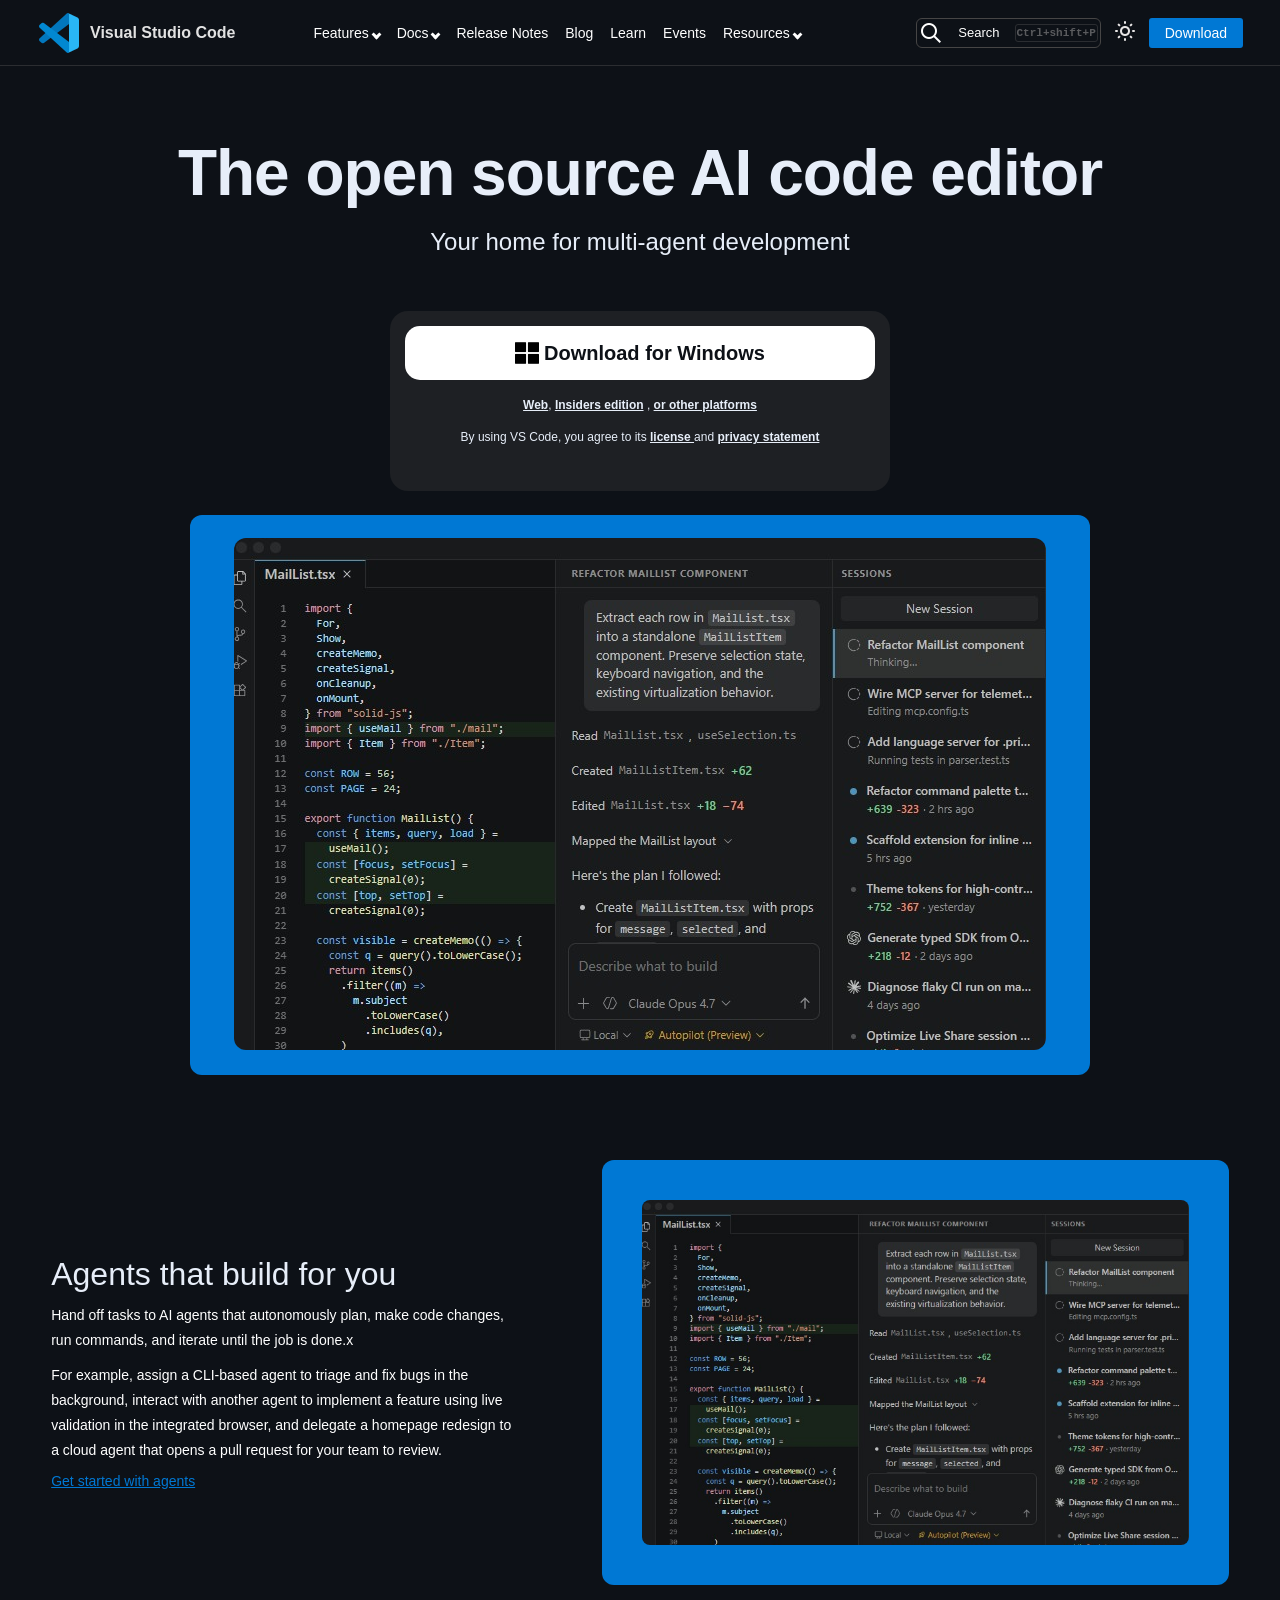
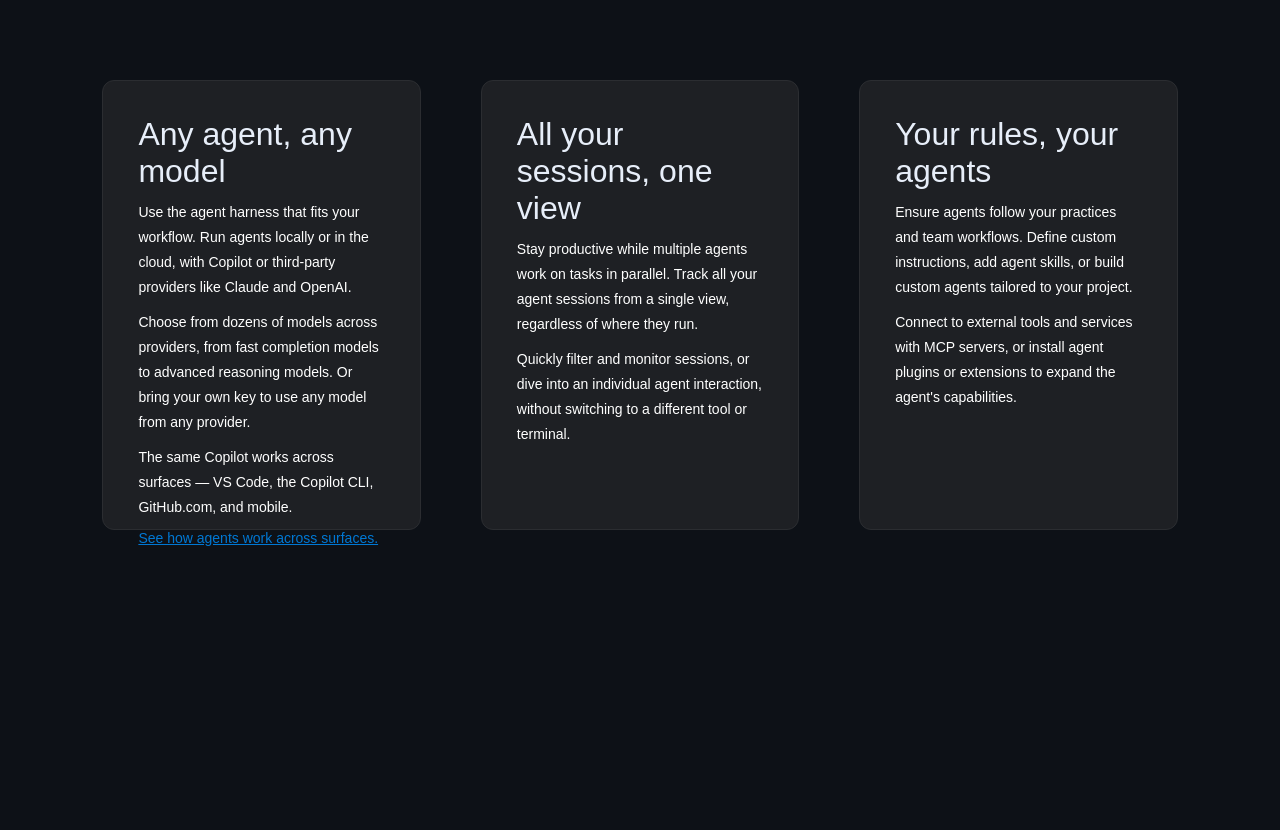
<file: index.html>
<!DOCTYPE html>
<html lang="en">
<head>
<meta charset="UTF-8">
<meta name="viewport" content="width=device-width, initial-scale=1.0">
<meta http-equiv="X-UA-Compatible" content="ie=edge">
<title>geek room project</title>
<link rel="stylesheet" href="style.css">
</head>
<body>
    <div class="main">
    <section class="navbar"><div class="gap">
        <div class="logo"><img src="img1.png" alt="logo">Visual Studio Code</div>
        <div class="nav"><ul>
            <li type="none">Features <i class="arrow down"></i></li>
            <li type="none">Docs <i class="arrow down"></i></li>
            <li type="none">Release Notes</li>
            <li type="none">Blog</li>
            <li type="none">Learn</li>
            <li type="none">Events</li>
            <li type="none">Resources <i class="arrow down"></i></li>
        </ul></div></div>
<div class="cornerR">
    <div class="searchBar">
        <div class="search"><img src="img3.png" alt="search"></div>
        <div class="search">Search</div>
        <div class="ctrl">Ctrl+shift+P</div>
    </div>
    <div class="icon"><img src="img4.png"></div>
    <div class="downloadBtn">Download</div>
</div>
</section>
<section class="hero">
    <div><h1>The open source AI code editor</h1>
    <p>Your home for multi-agent development</p>
    </div>
    <div class="window">
<div class="one"><img src="img5.png">Download for Windows</div>
<p><span class="underline">Web</span>, <span class="underline">Insiders edition</span> , <span class="underline"> or other platforms</span></p>
<p>By using VS Code, you agree to its <span class="underline">license </span>and <span class="underline">privacy statement</span></p>

    </div>
    <div class="codesection1">
       <div class="bg">
        <img src="img7.jpeg"></div> 
    </div>
</section>

    <section class="hero2">
        <div class="hero2right">
          <h1>Agents that build for you</h1>
          <p>
            Hand off tasks to AI agents that autonomously plan, make code
            changes, run commands, and iterate until the job is done.x
          </p>
          <p>
            For example, assign a CLI-based agent to triage and fix bugs in the
            background, interact with another agent to implement a feature using
            live validation in the integrated browser, and delegate a homepage
            redesign to a cloud agent that opens a pull request for your team to
            review.
          </p>
          <a>Get started with agents</a>
        </div>
        <div class="hero2left">
            <div class="codesection2">
                <div class="bg">
                    <img src="img7.jpeg">
                </div>
            </div>
        </div>
      </section>
      <section class="hero3">
        <div class="hero3right">
           <h1> Any agent, any model</h1>
            <p> Use the agent harness that fits your workflow.
                Run agents locally or in the cloud, with Copilot
                or third-party providers like Claude and
                OpenAI.</p>

            <p> Choose from dozens of models across providers,
                from fast completion models to advanced reasoning models.
                Or bring your own key to use any model from any provider.
            </p>

            <p> The same Copilot works across surfaces — VS Code, the Copilot CLI, GitHub.com, and mobile.</p>
            <a> See how agents work across surfaces.</a>
        </div>
        <div class="hero3middle">
        <h1>   All your sessions, one view</h1>
         <p>   Stay productive while multiple agents work on 
               tasks in parallel. Track all your agent sessions
               from a single view, regardless of where they
               run.</p>

         <p>    Quickly filter and monitor sessions, or dive into 
               an individual agent interaction, without 
               switching to a different tool or terminal.
        </p>

        </div>
        <div class="hero3left">
           <h1> Your rules, your agents</h1>
           <p>  Ensure agents follow your practices and team 
                workflows. Define custom instructions, add 
                agent skills, or build custom agents tailored to 
                your project.</p>

           <p>  Connect to external tools and services with 
                MCP servers, or install agent plugins or 
                extensions to expand the agent's capabilities.</p>
        </div>
      </section>
</div>
</body>
</html>
</file>
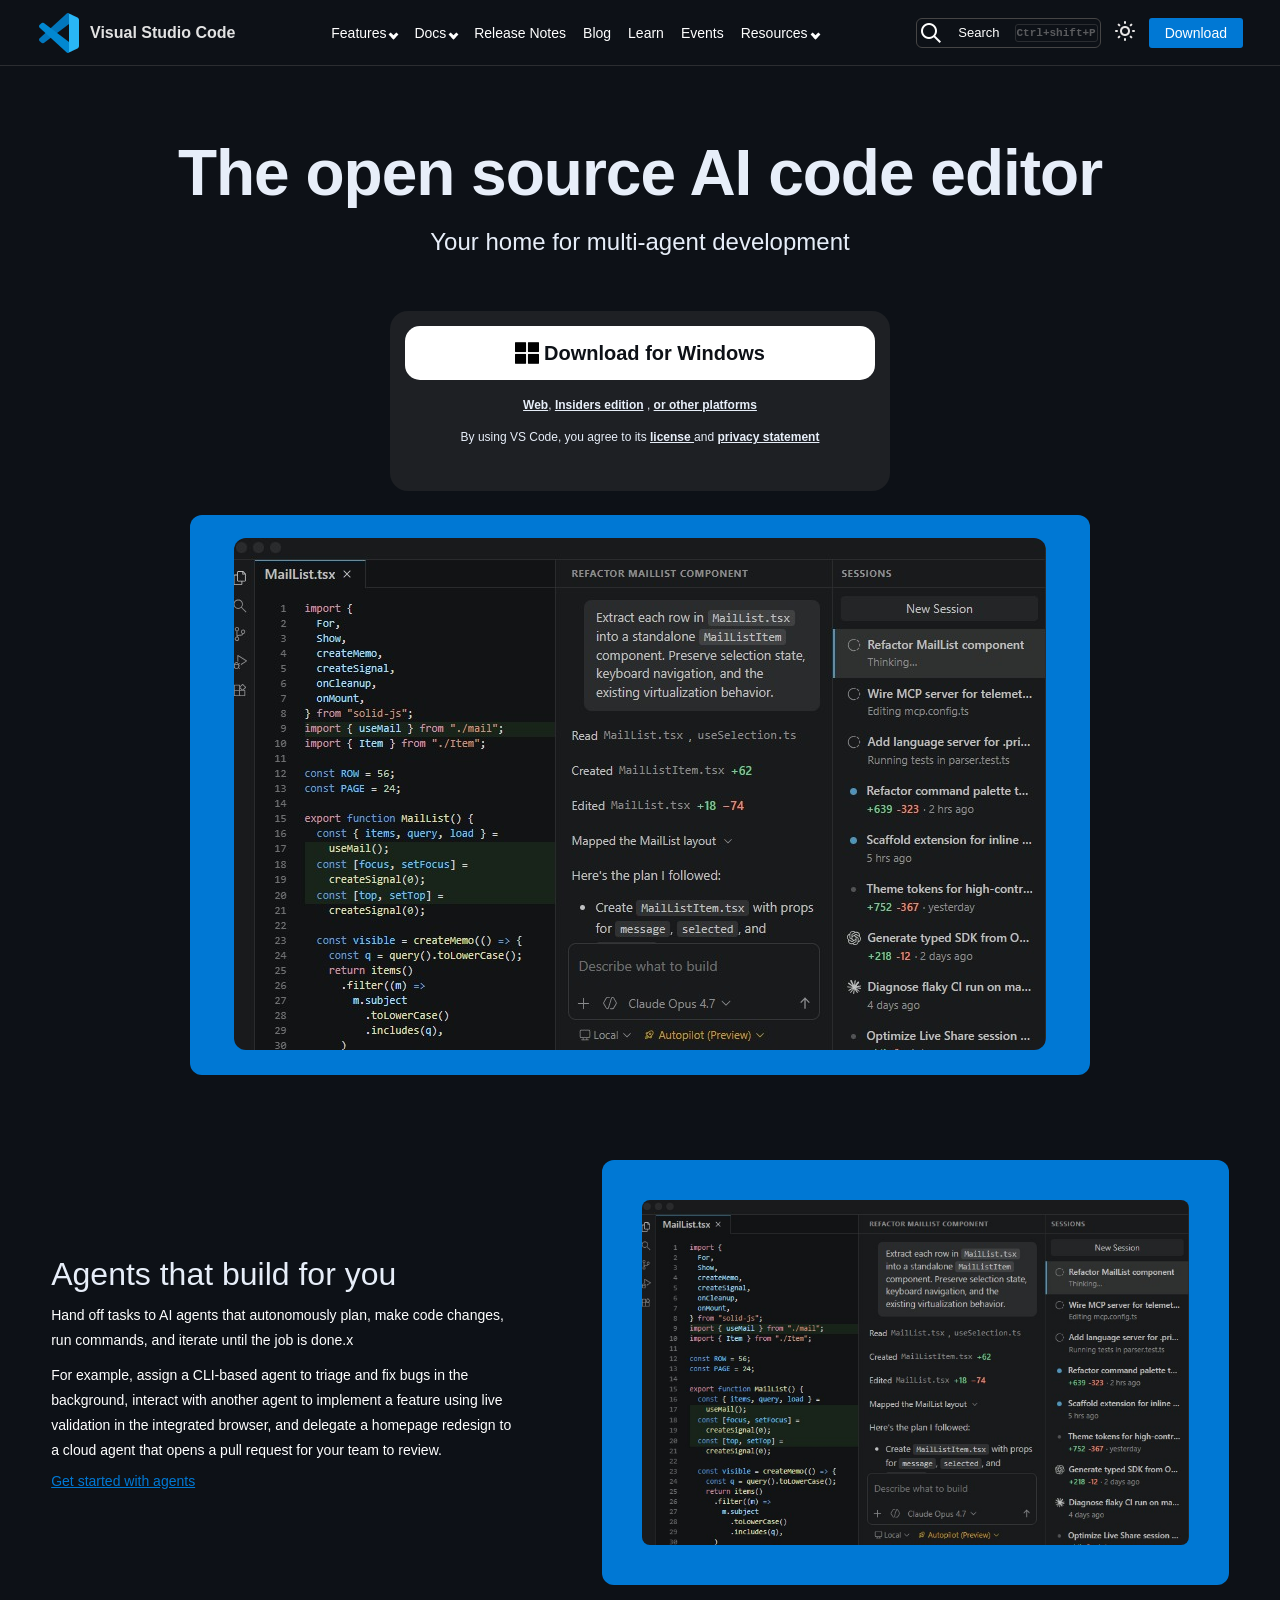
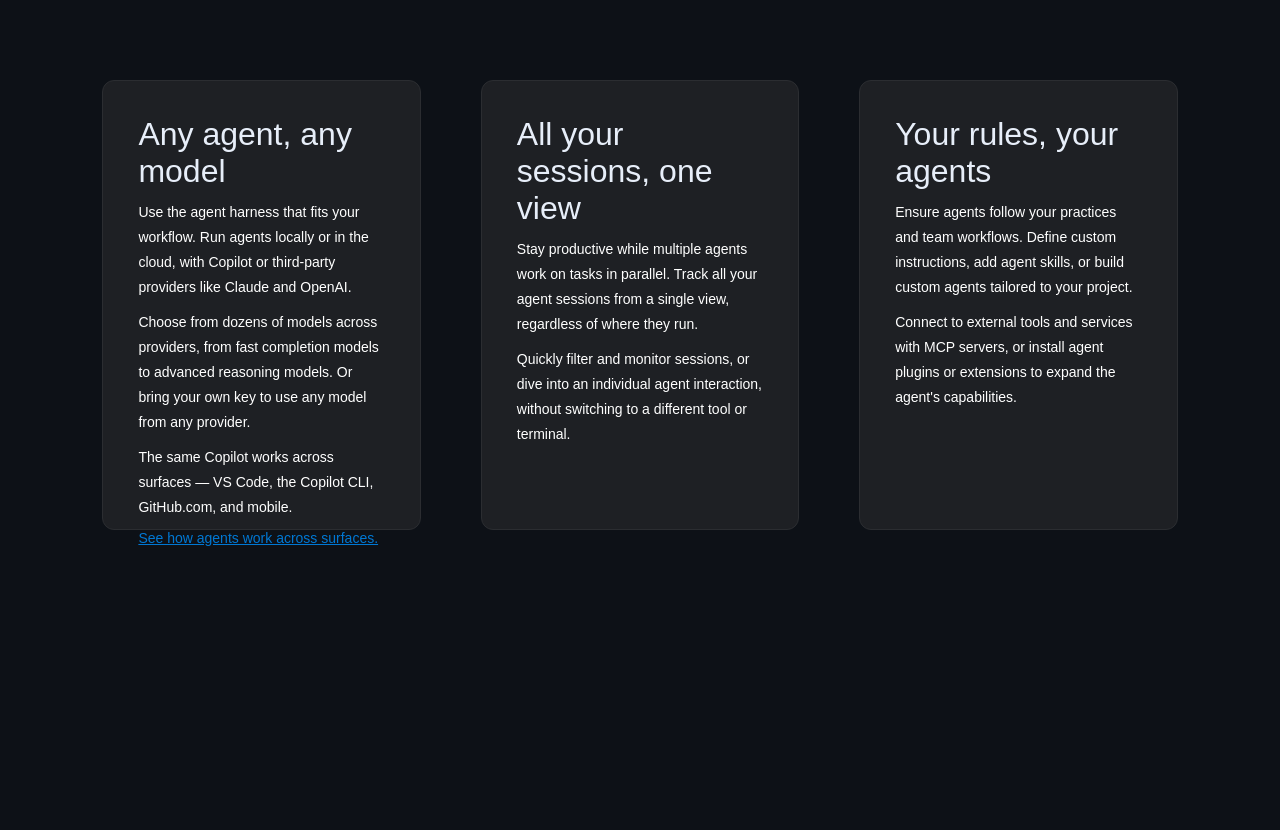
<file: proj1.html>
<!DOCTYPE html>
<html lang="en">
<head>
<meta charset="UTF-8">
<meta name="viewport" content="width=device-width, initial-scale=1.0">
<meta http-equiv="X-UA-Compatible" content="ie=edge">
<title>geek room project</title>
<link rel="stylesheet" href="style.css">
</head>
<body>
    <div class="main">
    <section class="navbar">
        <div class="logo"><img src="img1.png" alt="logo">Visual Studio Code</div>
        <div class="nav"><ul>
            <li type="none">Features <i class="arrow down"></i></li>
            <li type="none">Docs <i class="arrow down"></i></li>
            <li type="none">Release Notes</li>
            <li type="none">Blog</li>
            <li type="none">Learn</li>
            <li type="none">Events</li>
            <li type="none">Resources <i class="arrow down"></i></li>
        </ul></div>
<div class="cornerR">
    <div class="searchBar">
        <div class="search"><img src="img3.png" alt="search"></div>
        <div class="search">Search</div>
        <div class="ctrl">Ctrl+shift+P</div>
    </div>
    <div class="icon"><img src="img4.png"></div>
    <div class="downloadBtn">Download</div>
</div>
</section>
<section class="hero">
    <div><h1>The open source AI code editor</h1>
    <p>Your home for multi-agent development</p>
    </div>
    <div class="window">
<div class="one"><img src="img5.png">Download for Windows</div>
<p><span class="underline">Web</span>, <span class="underline">Insiders edition</span> , <span class="underline"> or other platforms</span></p>
<p>By using VS Code, you agree to its <span class="underline">license </span>and <span class="underline">privacy statement</span></p>

    </div>
    <div class="codesection1">
       <div class="bg">
        <img src="img7.jpeg"></div> 
    </div>
</section>

    <section class="hero2">
        <div class="hero2right">
          <h1>Agents that build for you</h1>
          <p>
            Hand off tasks to AI agents that autonomously plan, make code
            changes, run commands, and iterate until the job is done.x
          </p>
          <p>
            For example, assign a CLI-based agent to triage and fix bugs in the
            background, interact with another agent to implement a feature using
            live validation in the integrated browser, and delegate a homepage
            redesign to a cloud agent that opens a pull request for your team to
            review.
          </p>
          <a>Get started with agents</a>
        </div>
        <div class="hero2left">
            <div class="codesection2">
                <div class="bg">
                    <img src="img7.jpeg">
                </div>
            </div>
        </div>
      </section>
      <section class="hero3">
        <div class="hero3right">
           <h1> Any agent, any model</h1>
            <p> Use the agent harness that fits your workflow.
                Run agents locally or in the cloud, with Copilot
                or third-party providers like Claude and
                OpenAI.</p>

            <p> Choose from dozens of models across providers,
                from fast completion models to advanced reasoning models.
                Or bring your own key to use any model from any provider.
            </p>

            <p> The same Copilot works across surfaces — VS Code, the Copilot CLI, GitHub.com, and mobile.</p>
            <a> See how agents work across surfaces.</a>
        </div>
        <div class="hero3middle">
        <h1>   All your sessions, one view</h1>
         <p>   Stay productive while multiple agents work on 
               tasks in parallel. Track all your agent sessions
               from a single view, regardless of where they
               run.</p>

         <p>    Quickly filter and monitor sessions, or dive into 
               an individual agent interaction, without 
               switching to a different tool or terminal.
        </p>

        </div>
        <div class="hero3left">
           <h1> Your rules, your agents</h1>
           <p>  Ensure agents follow your practices and team 
                workflows. Define custom instructions, add 
                agent skills, or build custom agents tailored to 
                your project.</p>

           <p>  Connect to external tools and services with 
                MCP servers, or install agent plugins or 
                extensions to expand the agent's capabilities.</p>
        </div>
      </section>
</div>
</body>
</html>
</file>
<file: style.css>
*{
    margin:0;
    padding:0;
    box-sizing: border-box;
}
html,body{
    width: 100%;
    height: 100%
}
body {
  font-family: "Inter", "Segoe UI", -apple-system, BlinkMacSystemFont, Roboto, Arial, sans-serif;
  font-size: 14px;
  background: #0d1117;
  color: #fff;
 
}
.navbar{
    color: white;
    display: flex;
    justify-content: space-between;
    align-items: center;
    padding: 5px 35px;
    border-bottom: 1px solid #2B2D31;
    max-width: 100%;
}
.logo{
    font-weight: 600;
    font-size: 16px;
    display: flex;
    align-items: center;
    gap: 7px; 
    color: #E2E2E2;
    cursor: pointer;
}
.logo img {
    font-size: 20px;
}
.nav {
    display: flex;
    flex-direction: row;
}
.nav li {
    cursor: pointer;
}
.nav ul {
    display: flex;
    gap: 17px;
}
.gap {
    gap: 78px;
    display: flex;
    align-items: center;
}

.arrow {

border: solid white;
border-width: 0 3px 3px 0;
display: inline-block;
padding: 2px;
}
.down {
    transform:rotate(45deg);
    -webkit-transform:rotate(45deg);
}
.searchBar {
    display: flex;
    flex-direction: row;
    align-items: center;
    justify-content: space-between;
    border: 1px solid rgb(70, 69, 69);
    padding: 2px;
    gap: 15px;
    border-radius: 6px;
    cursor: pointer;
}
.searchBar:hover {
    background: rgb(165, 157, 157);
}
.cornerR {

    display: flex;
    align-items: center;
    justify-content: center;
    gap: 4px;
    padding: 6px 2px;
}
.search {
   display: flex;
   align-items: center;
   gap: 6px;
   font-size: 13px;
}
.ctrl {
    font-family: "JetBrains Mono", Consolas, monospace;
    font-size: 11px;
    border-radius: 3px;
    border: 1px solid #2B2D31;
   padding: 2px 1px;
   color: #5A5B5E;
   font-weight: 600;
}
.downloadBtn {
    background: #0078d4;
    color: white;
    border-radius: 3px;
    padding: 7px 16px;
    cursor: pointer;
    font-weight: 500;
    font-size: 14px;
}
.downloadBtn:hover {
    background: rgb(54, 54, 243)
}
.icon:hover {
    background: rgb(165, 157, 157);
}
.icon {
    margin: 4px;
    border-radius: 2px;
    padding: 4px;
    cursor: pointer;
}
.hero {
    text-align: center;
    padding: 70px 15px;
    display: flex;
    flex-direction: column;
    align-items: center;

}
.hero h1{
    font-size: clamp(36px, 5vw, 64px);
    font-weight: 700;
    letter-spacing: -1px;
    color: #E7EEF9;
}
.hero p {
    margin-top: 18px;
    font-size: 24px;
    font-weight: 400;
    color: #E7EEF9;
}
.window {
    margin-top: 55px;
    width: 500px;
    height: 180px;
    background: #1E2024;
    border-radius:18px; 
}
.window p {
    text-align: center;
    font-size: 12px;
}
.underline {
    text-decoration: underline;
    font-weight: 700;
    cursor: pointer;
}
.one {
    background: white;
    padding: 15px;
    margin: 15px;
    color: #0d1117;
    font-weight: 800;
    font-size: 20px;
    border-radius: 15px;
    display: flex;
    gap: 5px;
    text-align: center;
    align-items: center;
    justify-content: center;
    cursor: pointer;
}
.one img{
    height: 24px;
    width: 24px;
}
.codesection1 {
    width: min(900px, 90%);
    min-height: 560px;
    border-radius: 12px;
    background-image: url('https://code.visualstudio.com/assets/home/hero-background.webp');
    background-repeat: no-repeat;
    background-size: cover;
    background-position: center;
    background-attachment: fixed;
    background-color:#0078D4;
    display: flex;
    align-items: center;
    justify-content: center;
    margin-top: 24px;
    transform: scaleX(-1);
}
.codesection1 img {
    border-radius: 12px;
    transform: scaleX(-1);
}
.hero2 {
    display: flex;
    align-items: center;
    margin: 15px 4%;
    justify-content: space-between;
    padding-bottom: 80px;
    gap: 80px;
}
.hero2right{
    width: 40%;
    display: flex;
    align-items: flex-start;
    flex-direction: column;
    gap:10px;
}
.hero2right h1 {
    font-size: 32px;
    font-weight: 500;
    color: #e7eef9;
}
.hero2right p {
    width: full;
    line-height:25px;
    font-weight: 500;
}
.hero2right a {
    color:#0078D4;
    cursor: pointer;
    text-decoration: underline;
    font-weight: 500;
}
.hero2left{
    width: 60%;
    flex: 1;
}
.codesection2{
    background-color: #0078d4;
    background-image:url('https://code.visualstudio.com/assets/home/hero-background.webp');
    background-size: cover;
    background-position: center;
    border-radius: 12px;
    padding: 40px;
}
.codesection2 img {
    display: block;
    width: 100%;
    height: auto;
    border-radius: 8px;
}
.hero3 {
  display: flex;
  align-items: center;
  margin: 2px 8%;
  justify-content: space-between;
  padding-bottom: 300px;
  gap: 60px;  
}
.hero3right h1 {
    font-size: 32px;
    font-weight: 500;
    color: #e7eef9;
}

.hero3right {
    border-radius: 12px;
   background: #1E2024 ;
   border: 1px solid #2B2D31; 
   height: 450px;
   width: 33%;
   display: flex;
   flex-direction: column;
   align-items: flex-start;
   justify-content: flex-start;
   padding: 35px;
   gap: 10px;
}
.hero3right p {
    width: full;
    line-height:25px;
    font-weight: 500;
}
.hero3right a {
    color:#0078D4;
    cursor: pointer;
    text-decoration: underline;
    font-weight: 500;
}
.hero3middle {
    border-radius: 12px;
   background: #1E2024 ;
   border: 1px solid #2B2D31; 
   height: 450px;
   width: 33%;
   display: flex;
   flex-direction: column;
   align-items: flex-start;
   justify-content: flex-start;
   padding: 35px;
   gap: 10px;
}
.hero3middle p {
    width: full;
    line-height:25px;
    font-weight: 500;
}
.hero3middle h1 {
    font-size: 32px;
    font-weight: 500;
    color: #e7eef9;
}
.hero3left {
   border-radius: 12px;
   background: #1E2024 ;
   border: 1px solid #2B2D31; 
   height: 450px;
   width: 33%;
   display: flex;
   flex-direction: column;
   align-items: flex-start;
   justify-content: flex-start;
   padding: 35px;
   gap: 10px;
}
.hero3left p {
    width: full;
    line-height:25px;
    font-weight: 500;
}
.hero3left h1 {
    font-size: 32px;
    font-weight: 500;
    color: #e7eef9;
}
</file>
